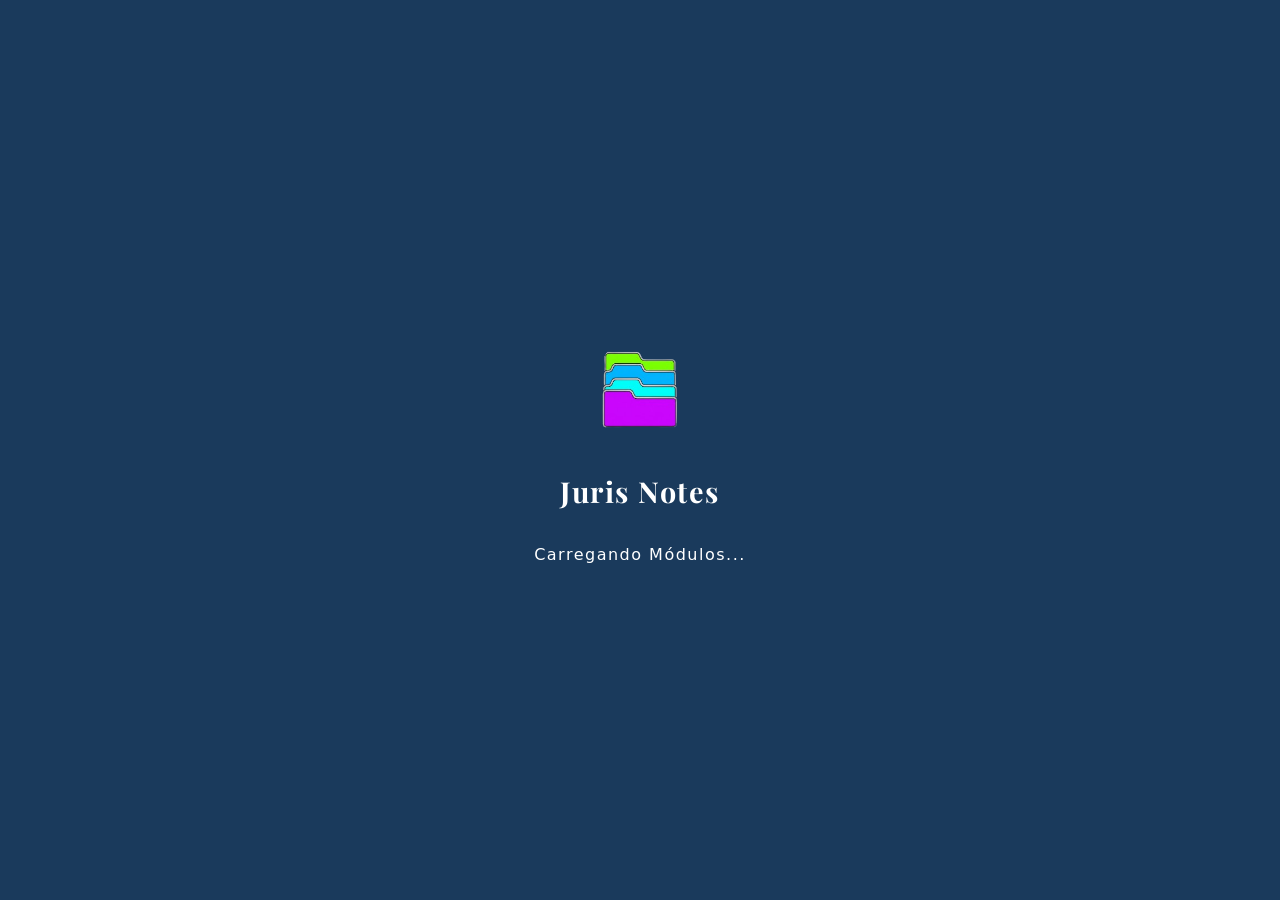
<file: index.html>
<!DOCTYPE html>
<html lang="pt-BR">
<head>
    <meta charset="UTF-8">
    <meta name="viewport" content="width=device-width, initial-scale=1.0">
    <title>Juris Notes - Hub de Sistemas</title>

    <!-- Fontes Google -->
    <link rel="preconnect" href="https://fonts.googleapis.com">
    <link rel="preconnect" href="https://fonts.gstatic.com" crossorigin>
    <link href="https://fonts.googleapis.com/css2?family=Playfair+Display:ital,wght@0,600;0,700&family=Segoe+UI:wght@400;600;700&display=swap" rel="stylesheet">

    <!-- Ícones / Favicon -->
    <link rel="icon" href="imagens/favicon.ico">

    <style>
        :root {
            /* Cores Base do Sistema Extraídas do seu CSS */
            --trt-blue: #1a3a5c;
            --trt-blue-mid: #25527f;
            
            /* Cores Específicas dos Módulos */
            --color-ro-bg: #FFD700;    /* Amarelo Ouro vibrante */
            --color-ro-text: #000000;  /* Fonte Preta */
            
            --color-ed-bg: #D500B5;    /* Fúcsia elegante */
            --color-ed-text: #FFFFFF;  /* Fonte Branca */

            /* Cores Agravo de Instrumento */
            --color-ai-bg: #A3E635;    /* Verde-Limão vibrante */
            --color-ai-text: #000000;  /* Texto preto para alto contraste */
        }

        body {
            margin: 0;
            padding: 0;
            height: 100vh;
            background-color: var(--trt-blue); /* Fundo Escuro Oficial */
            font-family: 'Segoe UI', system-ui, -apple-system, sans-serif;
            display: flex;
            flex-direction: column;
            align-items: center;
            justify-content: center;
            overflow-y: auto; /* CORREÇÃO: Evita corte dos cards em telas menores */
            color: #ffffff; /* Texto claro por padrão */
        }

        /* Splash Screen */
        .juris-splash {
            position: fixed; inset: 0; z-index: 9999;
            background-color: var(--trt-blue);
            display: flex; align-items: center; justify-content: center;
            transition: opacity 0.6s ease, visibility 0.6s ease;
        }
        .juris-splash.is-hidden { opacity: 0; visibility: hidden; pointer-events: none; }
        .splash-content { text-align: center; color: #ffffff; display: flex; flex-direction: column; align-items: center; }
        .splash-logo { width: 140px; height: auto; animation: fade-in 1s forwards; }
        .splash-title { font-family: 'Playfair Display', serif; font-size: 1.8rem; margin-top: 12px; letter-spacing: 1.5px; }
        
        @keyframes fade-in { from { opacity: 0; transform: translateY(10px); } to { opacity: 1; transform: translateY(0); } }

        /* Painel do Hub */
        .hub-container {
            text-align: center;
            max-width: 1200px; /* CORREÇÃO: Alargado para caber 3 cards na grade */
            width: 100%;
            padding: 20px;
            animation: fade-in 1s ease 0.5s both;
            display: flex;
            flex-direction: column;
            align-items: center;
        }

        .hub-header {
            margin-bottom: 48px;
            display: flex;
            flex-direction: column;
            align-items: center;
        }

        /* ==========================================
           EFEITO DA LOGO: COMETA (HUB)
           ========================================== */
        
        /* 1. O Contêiner Base */
        .hub-logo-container {
            position: relative;
            display: flex;
            align-items: center;
            justify-content: center;
            width: 120px;  
            height: 120px;
            margin-bottom: 16px;
            border-radius: 50%;
        }

        /* 2. O Efeito Cometa (Anel Externo Giratório) */
        .hub-logo-container::before {
            content: '';
            position: absolute;
            top: 50%;
            left: 50%;
            width: 100%;
            height: 100%;
            border-radius: 50%;
            background: conic-gradient(transparent 75%, var(--color-ro-bg) 95%, #ffffff 100%);
            animation: spin-glow-hub 2.5s linear infinite;
            z-index: 0;
        }

        /* 3. A Máscara Interna (Cria o furo do anel) */
        .hub-logo-container::after {
            content: '';
            position: absolute;
            top: 50%;
            left: 50%;
            transform: translate(-50%, -50%);
            width: 106px; /* Tamanho exato para deixar 7px de borda brilhante */
            height: 106px;
            background: var(--trt-blue); /* Camufla com a cor de fundo do body */
            border-radius: 50%;
            z-index: 1;
        }

        /* 4. A Logo Central */
        .hub-logo {
            width: 80px;
            height: auto;
            filter: drop-shadow(0 4px 12px rgba(0,0,0,0.4));
            position: relative;
            z-index: 2; /* Garante que fique acima da máscara */
        }

        /* 5. Keyframes de Rotação */
        @keyframes spin-glow-hub {
            0%   { transform: translate(-50%, -50%) rotate(0deg); }
            100% { transform: translate(-50%, -50%) rotate(360deg); }
        }

        /* ==========================================
           EFEITO 1 EXCLUSIVO: TÍTULO COM DEGRADÊ DOS MÓDULOS (CORRIGIDO)
           ========================================== */
        .hub-header h1 {
            font-family: 'Playfair Display', serif;
            font-size: 2.8rem;
            margin: 0 0 8px 0;
            letter-spacing: 1.5px;
            
            /* Degradê expandido (stops em 30%, 50% e 70%) para dar nitidez às cores */
            background: linear-gradient(
                110deg, 
                #cbd5e1 0%, 
                #ffffff 15%, 
                var(--color-ro-bg) 30%, /* Amarelo bem definido */
                var(--color-ed-bg) 50%, /* Fúcsia bem definido */
                var(--color-ai-bg) 70%, /* Verde-Limão bem definido */
                #ffffff 85%, 
                #cbd5e1 100%
            );
            background-size: 300% 100%;
            background-position: 0% center;
            
            /* Textura e Vazamento da Cor */
            color: transparent;
            -webkit-background-clip: text;
            background-clip: text;
            
            /* Tempo ajustado para 2 segundos para manter elegância e permitir notar a transição */
            transition: background-position 2s ease-in-out, transform 0.6s ease;
            cursor: default;
        }

        .hub-header h1:hover {
            /* Desloca a faixa ampla de cores por todo o texto */
            background-position: 100% center;
            transform: scale(1.02); 
        }

        .hub-header p {
            color: #a0aec0;
            font-size: 1.1rem;
            text-transform: uppercase;
            letter-spacing: 2px;
            margin: 0;
            font-weight: 600;
        }

        .cards-grid {
            display: grid;
            grid-template-columns: repeat(auto-fit, minmax(320px, 1fr));
            gap: 32px;
            width: 100%;
            padding: 10px;
        }

        /* ==========================================
           EFEITO DE MÓDULOS: CINEMA MODE (Foco)
           ========================================== */
        .module-card {
            background: rgba(255, 255, 255, 0.05);
            border: 1px solid rgba(255, 255, 255, 0.1);
            backdrop-filter: blur(10px);
            -webkit-backdrop-filter: blur(10px);
            border-radius: 16px;
            padding: 40px 24px 32px 24px;
            cursor: pointer;
            text-decoration: none;
            /* Curva de transição mais cinematográfica */
            transition: all 0.5s cubic-bezier(0.25, 0.8, 0.25, 1);
            box-shadow: 0 8px 32px rgba(0,0,0,0.3);
            display: flex;
            flex-direction: column;
            align-items: center;
            position: relative;
        }

        /* O Hover no Card Selecionado (Ele sobe e brilha) */
        .module-card:hover {
            transform: translateY(-10px) scale(1.02);
            background: rgba(255, 255, 255, 0.09);
            border: 1px solid rgba(255, 255, 255, 0.25);
            box-shadow: 0 15px 45px rgba(0,0,0,0.5);
        }

        /* A MÁGICA: Escurece e desfoca os cards que NÃO estão com o mouse */
        .cards-grid:has(.module-card:hover) .module-card:not(:hover) {
            opacity: 0.4;
            filter: blur(3px) grayscale(40%);
            transform: scale(0.98);
        }

        /* Ícones - Pequeno pulo interno para acompanhar o movimento */
        .module-icon {
            width: 72px;
            height: 72px;
            border-radius: 50%;
            display: flex;
            align-items: center;
            justify-content: center;
            margin-bottom: 24px;
            transition: transform 0.4s ease;
        }
        .module-card:hover .module-icon { 
            transform: scale(1.1); 
        }
        .module-icon svg { width: 36px; height: 36px; }

        .card-ro .module-icon { color: var(--color-ro-bg); background: rgba(255, 215, 0, 0.1); border: 1px solid rgba(255, 215, 0, 0.2); }
        .card-ed .module-icon { color: var(--color-ed-bg); background: rgba(213, 0, 181, 0.1); border: 1px solid rgba(213, 0, 181, 0.2); }
        .card-ai .module-icon { color: var(--color-ai-bg); background: rgba(163, 230, 53, 0.1); border: 1px solid rgba(163, 230, 53, 0.2); }

        /* Tags Gigantes */
        .module-giant-tag {
            font-size: 1.15rem;
            font-weight: 800;
            text-transform: uppercase;
            letter-spacing: 1px;
            margin-bottom: 16px;
            text-align: center;
            padding: 8px 16px;
            border-radius: 8px;
            width: 90%;
            box-shadow: 0 4px 12px rgba(0,0,0,0.2);
        }

        .tag-ro-color {
            background-color: var(--color-ro-bg);
            color: var(--color-ro-text);
        }

        .tag-ed-color {
            background-color: var(--color-ed-bg);
            color: var(--color-ed-text);
        }

        .tag-ai-color { 
            background-color: var(--color-ai-bg); 
            color: var(--color-ai-text); 
        }

        .module-desc { 
            font-size: 0.95rem; 
            color: #cbd5e1; 
            line-height: 1.6; 
            margin: 0; 
            padding: 0 10px; 
            text-align: center;
        }

    </style>
</head>
<body>

    <!-- Splash Screen Inicial -->
    <div id="juris-splash" class="juris-splash">
        <div class="splash-content">
            <img src="imagens/logo.png" alt="Juris Notes Logo" class="splash-logo" onerror="this.style.display='none'">
            <h1 class="splash-title">Juris Notes</h1>
            <p style="font-weight: 300; letter-spacing: 1.5px;">Carregando Módulos...</p>
        </div>
    </div>

    <!-- Hub Principal -->
    <div class="hub-container">
        <div class="hub-header">
            <!-- NOVO: Contêiner que isola a animação (Efeito Cometa) -->
            <div class="hub-logo-container">
                <img src="imagens/logo.png" alt="Juris Notes" class="hub-logo" onerror="this.style.display='none'">
            </div>
            <h1>Juris Notes</h1>
            <p>Painel de Módulos</p>
        </div>

        <div class="cards-grid">
            <!-- Card: Recurso Ordinário (Aponta para ro_index.html) -->
            <a href="recurso/ro_index.html" class="module-card card-ro">
                <div class="module-icon">
                    <svg viewBox="0 0 24 24" fill="none" stroke="currentColor" stroke-width="2" stroke-linecap="round" stroke-linejoin="round">
                        <path d="m16 16 3-8 3 8c-.87.65-1.92 1-3 1s-2.13-.35-3-1Z"></path>
                        <path d="m2 16 3-8 3 8c-.87.65-1.92 1-3 1s-2.13-.35-3-1Z"></path>
                        <path d="M7 21h10"></path><path d="M12 3v18"></path><path d="M3 7h2c2 0 5-1 7-2 2 1 5 2 7 2h2"></path>
                    </svg>
                </div>
                <div class="module-giant-tag tag-ro-color">RECURSO</div>
                <p class="module-desc">Mapeamento fático, dialética processual e análise probatória aprofundada.</p>
            </a>

            <!-- Card: Embargos de Declaração (Aponta para ed_index.html) -->
            <a href="embargos/ed_index.html" class="module-card card-ed">
                <div class="module-icon">
                    <svg viewBox="0 0 24 24" fill="none" stroke="currentColor" stroke-width="2" stroke-linecap="round" stroke-linejoin="round">
                        <circle cx="11" cy="11" r="8"></circle>
                        <line x1="21" y1="21" x2="16.65" y2="16.65"></line>
                        <line x1="11" y1="8" x2="11" y2="14"></line>
                        <line x1="8" y1="11" x2="14" y2="11"></line>
                    </svg>
                </div>
                <div class="module-giant-tag tag-ed-color">EMBARGOS DE DECLARAÇÃO</div>
                <p class="module-desc">Avaliação de Omissões, Contradições Internas e Erros Materiais.</p>
            </a>

            <!-- Card: Agravo de Instrumento (Aponta para ai_index.html) -->
            <a href="agravo/ai_index.html" class="module-card card-ai">
                <div class="module-icon">
                    <svg viewBox="0 0 24 24" fill="none" stroke="currentColor" stroke-width="2" stroke-linecap="round" stroke-linejoin="round">
                        <polygon points="22 3 2 3 10 12.46 10 19 14 21 14 12.46 22 3"></polygon>
                    </svg>
                </div>
                <div class="module-giant-tag tag-ai-color">AGRAVO DE INSTRUMENTO</div>
                <p class="module-desc">Avaliação de admissibilidade: tempestividade, preparo, representação e óbices de trânsito.</p>
            </a>
        </div>
    </div>

    <script>
        // Remove a Splash Screen suavemente após 1.5 segundos
        document.addEventListener("DOMContentLoaded", () => {
            setTimeout(() => {
                document.getElementById('juris-splash').classList.add('is-hidden');
            }, 1500);
        });
    </script>
</body>
</html>
</file>
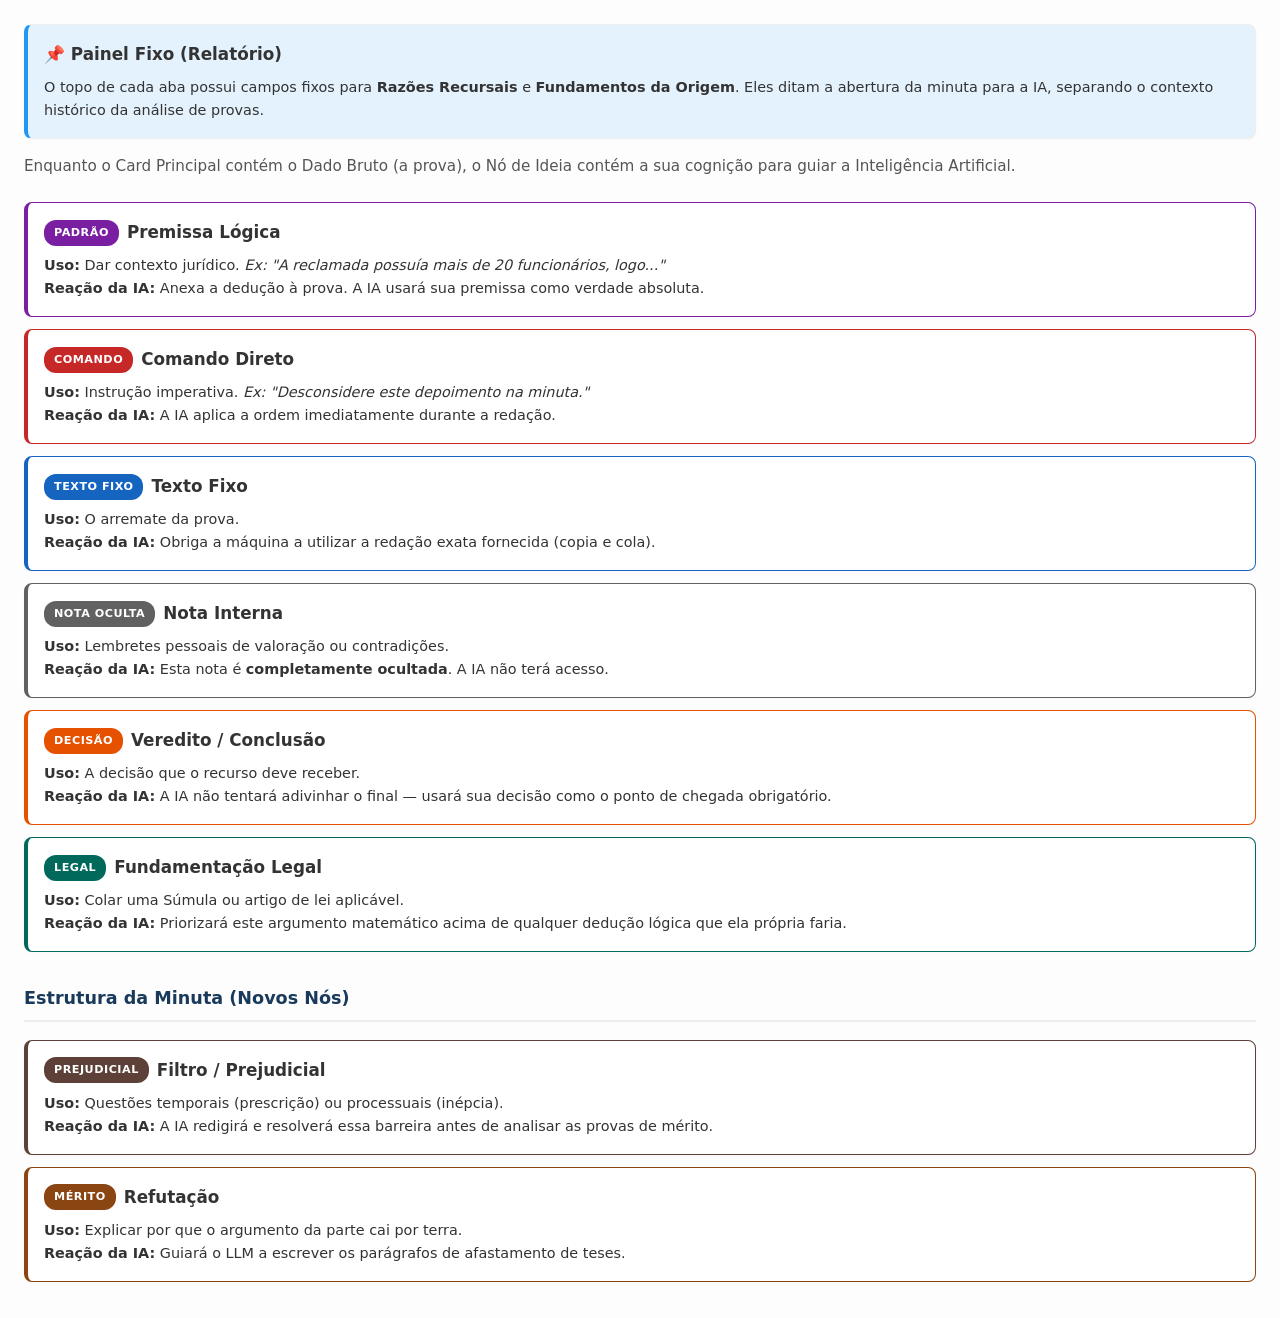
<file: guia-ia.html>
<!DOCTYPE html>
<html lang="pt-BR">
<head>
    <meta charset="UTF-8">
    <style>
        body { font-family: 'Segoe UI', system-ui, sans-serif; color: #333; line-height: 1.6; padding: 24px; margin: 0; background: #fdfdfd; }
        p.intro { font-size: 0.95rem; color: #555; margin-bottom: 24px; }
        .guide-section { background: white; border: 1px solid #eee; border-left: 4px solid #ccc; padding: 16px; border-radius: 8px; margin-bottom: 12px; box-shadow: 0 2px 4px rgba(0,0,0,0.02); }
        .guide-title { margin-top: 0; font-size: 1.05rem; display: flex; align-items: center; gap: 8px; margin-bottom: 8px; }
        .badge { font-size: 0.7rem; padding: 4px 10px; border-radius: 12px; color: white; font-weight: bold; text-transform: uppercase; letter-spacing: 0.5px; }
        .guide-section p { margin: 4px 0 0 0; font-size: 0.9rem; }
        
        /* Paleta de Cores Mapeada do Sistema Original */
        .c-premissa { border-color: #7b1fa2; } .c-premissa .badge { background: #7b1fa2; }
        .c-comando { border-color: #c62828; } .c-comando .badge { background: #c62828; }
        .c-texto { border-color: #1565c0; } .c-texto .badge { background: #1565c0; }
        .c-nota { border-color: #616161; } .c-nota .badge { background: #616161; }
        .c-veredito { border-color: #e65100; } .c-veredito .badge { background: #e65100; }
        .c-fund { border-color: #00695c; } .c-fund .badge { background: #00695c; }
        .c-preli { border-color: #5d4037; } .c-preli .badge { background: #5d4037; }
        .c-refuta { border-color: #8B4513; } .c-refuta .badge { background: #8B4513; }
        
        h3 { margin-top: 32px; font-size: 1.1rem; color: #1a3a5c; border-bottom: 2px solid #eee; padding-bottom: 8px; }
    </style>
</head>
<body>
    <!-- NOVO AVISO NO TOPO DO GUIA -->
    <div class="guide-section" style="border-left-color: #2196F3; background: #e3f2fd;">
        <h4 class="guide-title">📌 Painel Fixo (Relatório)</h4>
        <p>O topo de cada aba possui campos fixos para <strong>Razões Recursais</strong> e <strong>Fundamentos da Origem</strong>. Eles ditam a abertura da minuta para a IA, separando o contexto histórico da análise de provas.</p>
    </div>

    <p class="intro">Enquanto o Card Principal contém o Dado Bruto (a prova), o Nó de Ideia contém a sua cognição para guiar a Inteligência Artificial.</p>
    
    <div class="guide-section c-premissa">
        <h4 class="guide-title"><span class="badge">Padrão</span> Premissa Lógica</h4>
        <p><strong>Uso:</strong> Dar contexto jurídico. <em>Ex: "A reclamada possuía mais de 20 funcionários, logo..."</em><br><strong>Reação da IA:</strong> Anexa a dedução à prova. A IA usará sua premissa como verdade absoluta.</p>
    </div>
    <div class="guide-section c-comando">
        <h4 class="guide-title"><span class="badge">Comando</span> Comando Direto</h4>
        <p><strong>Uso:</strong> Instrução imperativa. <em>Ex: "Desconsidere este depoimento na minuta."</em><br><strong>Reação da IA:</strong> A IA aplica a ordem imediatamente durante a redação.</p>
    </div>
    <div class="guide-section c-texto">
        <h4 class="guide-title"><span class="badge">Texto Fixo</span> Texto Fixo</h4>
        <p><strong>Uso:</strong> O arremate da prova.<br><strong>Reação da IA:</strong> Obriga a máquina a utilizar a redação exata fornecida (copia e cola).</p>
    </div>
    <div class="guide-section c-nota">
        <h4 class="guide-title"><span class="badge">Nota Oculta</span> Nota Interna</h4>
        <p><strong>Uso:</strong> Lembretes pessoais de valoração ou contradições.<br><strong>Reação da IA:</strong> Esta nota é <strong>completamente ocultada</strong>. A IA não terá acesso.</p>
    </div>
    <div class="guide-section c-veredito">
        <h4 class="guide-title"><span class="badge">Decisão</span> Veredito / Conclusão</h4>
        <p><strong>Uso:</strong> A decisão que o recurso deve receber.<br><strong>Reação da IA:</strong> A IA não tentará adivinhar o final — usará sua decisão como o ponto de chegada obrigatório.</p>
    </div>
    <div class="guide-section c-fund">
        <h4 class="guide-title"><span class="badge">Legal</span> Fundamentação Legal</h4>
        <p><strong>Uso:</strong> Colar uma Súmula ou artigo de lei aplicável.<br><strong>Reação da IA:</strong> Priorizará este argumento matemático acima de qualquer dedução lógica que ela própria faria.</p>
    </div>

    <h3>Estrutura da Minuta (Novos Nós)</h3>

    <div class="guide-section c-preli">
        <h4 class="guide-title"><span class="badge">Prejudicial</span> Filtro / Prejudicial</h4>
        <p><strong>Uso:</strong> Questões temporais (prescrição) ou processuais (inépcia).<br><strong>Reação da IA:</strong> A IA redigirá e resolverá essa barreira antes de analisar as provas de mérito.</p>
    </div>
    <div class="guide-section c-refuta">
        <h4 class="guide-title"><span class="badge">Mérito</span> Refutação</h4>
        <p><strong>Uso:</strong> Explicar por que o argumento da parte cai por terra.<br><strong>Reação da IA:</strong> Guiará o LLM a escrever os parágrafos de afastamento de teses.</p>
    </div>
</body>
</html>
</file>
